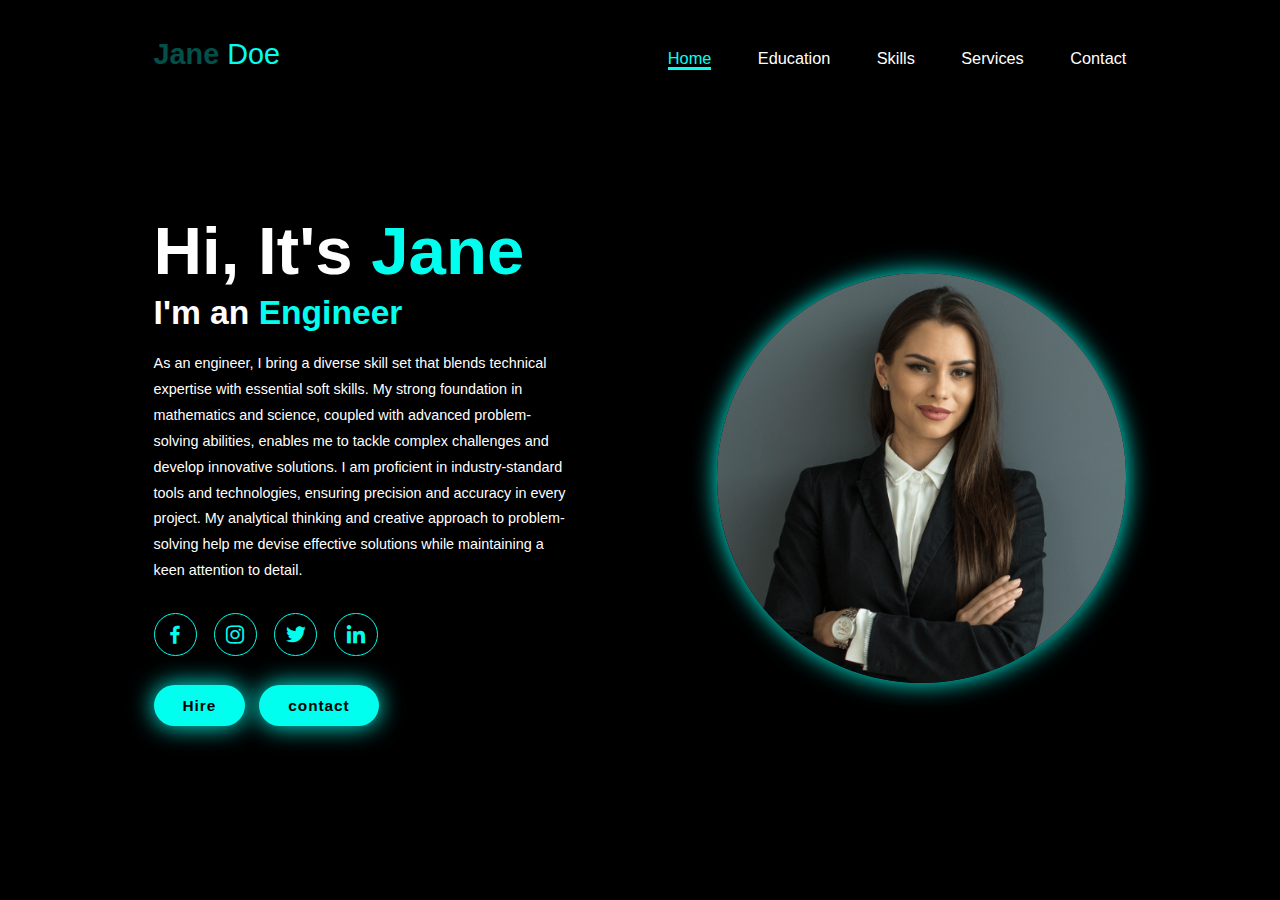
<file: index.html>
<!DOCTYPE html>
<html>

<head>
    <title> Portfolio </title>
    <link href="style.css" rel="stylesheet" type="text/css" />
    <link href='https://unpkg.com/boxicons@2.1.4/css/boxicons.min.css' rel='stylesheet'>
</head>

<body>
    <!---------- FRONT PAGE ----------->
    <!---------- NAV BAR ----------->
    <header class="header">
        <a href="#home" class="logo" style="color:  #03504b ;"><b>Jane</b>
            <span>Doe</span></a>

        <nav class="navbar">
            <a href="index.html" class="active">Home</a>
            <a href="Education.html">Education</a>
            
            <a href="skills.html">Skills</a>
            <a href="services.html">Services</a>
            <a href="contact.html">Contact</a>
    </header>
    <!---------- NAV BAR ENDING -------------->

    <!---------- MAIN CONTENT ----------->
    <section class="home" id="home">
        <div class="home-content">
            <h1>Hi, It's <span>Jane</span></h1>
            <h3 class="text-animation">I'm an <span>Engineer</span></h3>
            <p>
                As an engineer, I bring a diverse skill set that blends technical expertise with essential soft skills.
                My strong foundation in mathematics and science, coupled with advanced problem-solving abilities,
                enables me to tackle complex challenges and develop innovative solutions. I am proficient in
                industry-standard tools and technologies, ensuring precision and accuracy in every project. My
                analytical thinking and creative approach to problem-solving help me devise effective solutions while
                maintaining a keen attention to detail.</p>
            <div class="social-icons">
                <a href="#"><i class='bx bxl-facebook'></i></a>
                <a href="#"><i class='bx bxl-instagram'></i></a>
                <a href="#"><i class='bx bxl-twitter'></i></a>
                <a href="#"><i class='bx bxl-linkedin'></i></a>
            </div>
            <div class="btn-group">
                <a href="#" class="btn"> Hire</a>
                <a href="#contact" class="btn"> contact</a>
            </div>
        </div>
        <div class="home-img">
            <img src="profile.png" alt="">
        </div>

    </section>
    <!---------- MAIN CONTENT ENDING -------------->
    <!---------- FRONT PAGE ENDING ----------->
</body>

</html>
</file>
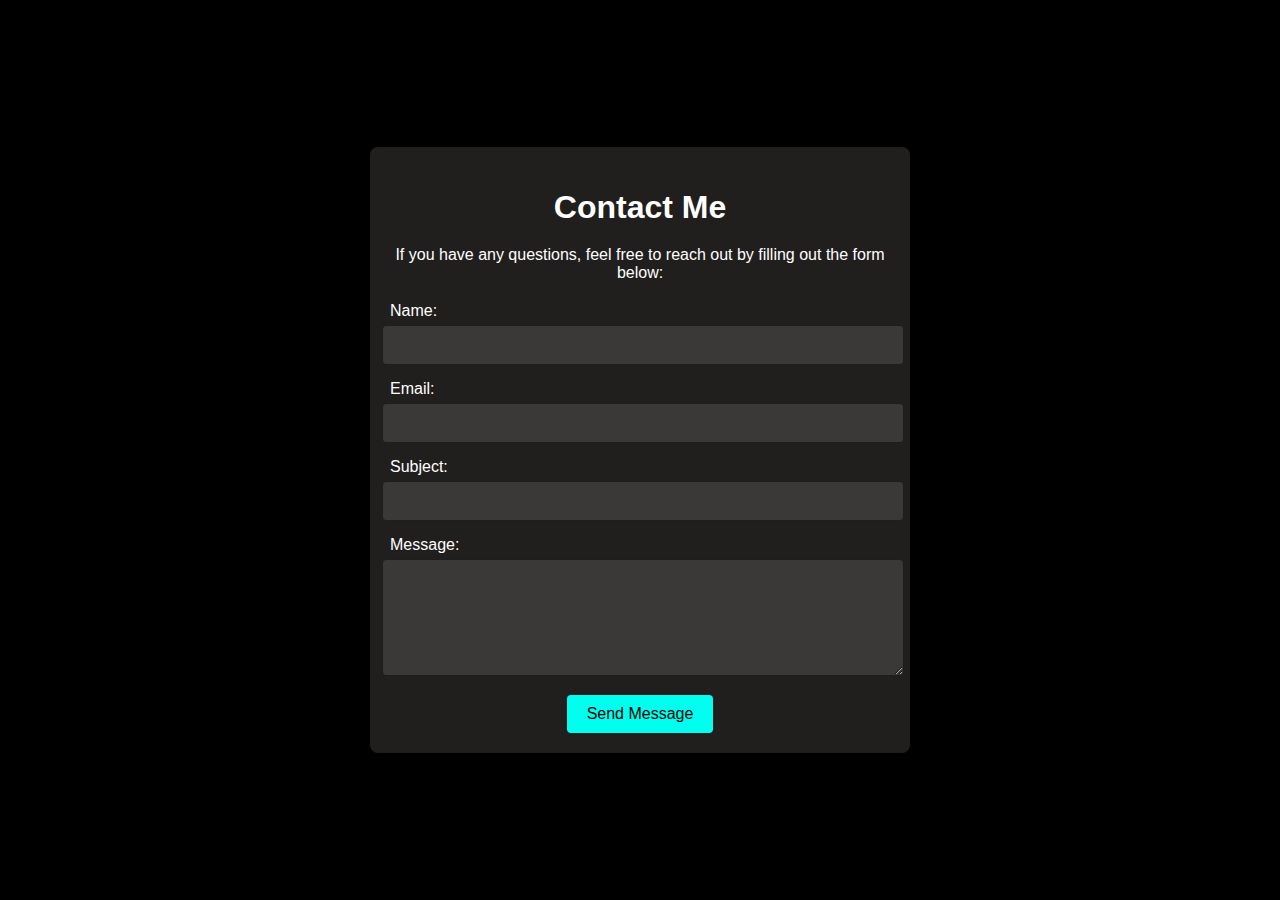
<file: contact.html>
<!DOCTYPE html>
<html lang="en">

<head>
    <style>
        body {
            font-family: Arial, sans-serif;
            background-color: black;
            margin: 0;
            padding: 0;
            display: flex;
            justify-content: center;
            align-items: center;
            height: 100vh;
        }

        .container {
            background-color: rgb(33, 30, 30);
            padding: 20px;
            border-radius: 8px;
            box-shadow: 0 0 10px rgba(0, 0, 0, 0.1);
            max-width: 500px;
            width: 100%;
            text-align: center;
        }

        h1 {
            margin-bottom: 20px;
            color: white;
        }

        p {
            margin-bottom: 20px;
            color: white;
        }

        label {
            display: block;
            margin-bottom: 5px;
            text-align: left;
            color: white;
        }

        input[type="text"],
        input[type="email"],
        textarea {
            width: 100%;
            padding: 10px;
            margin-bottom: 15px;
            border: 1px solid rgb(30, 28, 28);
            border-radius: 4px;
            font-size: 16px;
            background-color: rgb(59, 56, 56);
            margin-left: -8px;
        }

        button {
            background-color: #00ffee;
            color: black;
            padding: 10px 20px;
            border: none;
            border-radius: 4px;
            cursor: pointer;
            font-size: 16px;
        }

        button:hover {
            background-color: #45a049;
        }
    </style>
    <title>Contact Me</title>
</head>

<body>
    <div class="container">
        <h1>Contact Me</h1>
        <p>If you have any questions, feel free to reach out by filling out the form below:</p>

        <form action="submit_form.php" method="post">
            <label for="name">Name:</label>
            <input type="text" id="name" name="name" required>

            <label for="email">Email:</label>
            <input type="email" id="email" name="email" required>

            <label for="subject">Subject:</label>
            <input type="text" id="subject" name="subject">

            <label for="message">Message:</label>
            <textarea id="message" name="message" rows="5" required></textarea>

            <button type="submit">Send Message</button>
        </form>
    </div>
</body>

</html>
</file>
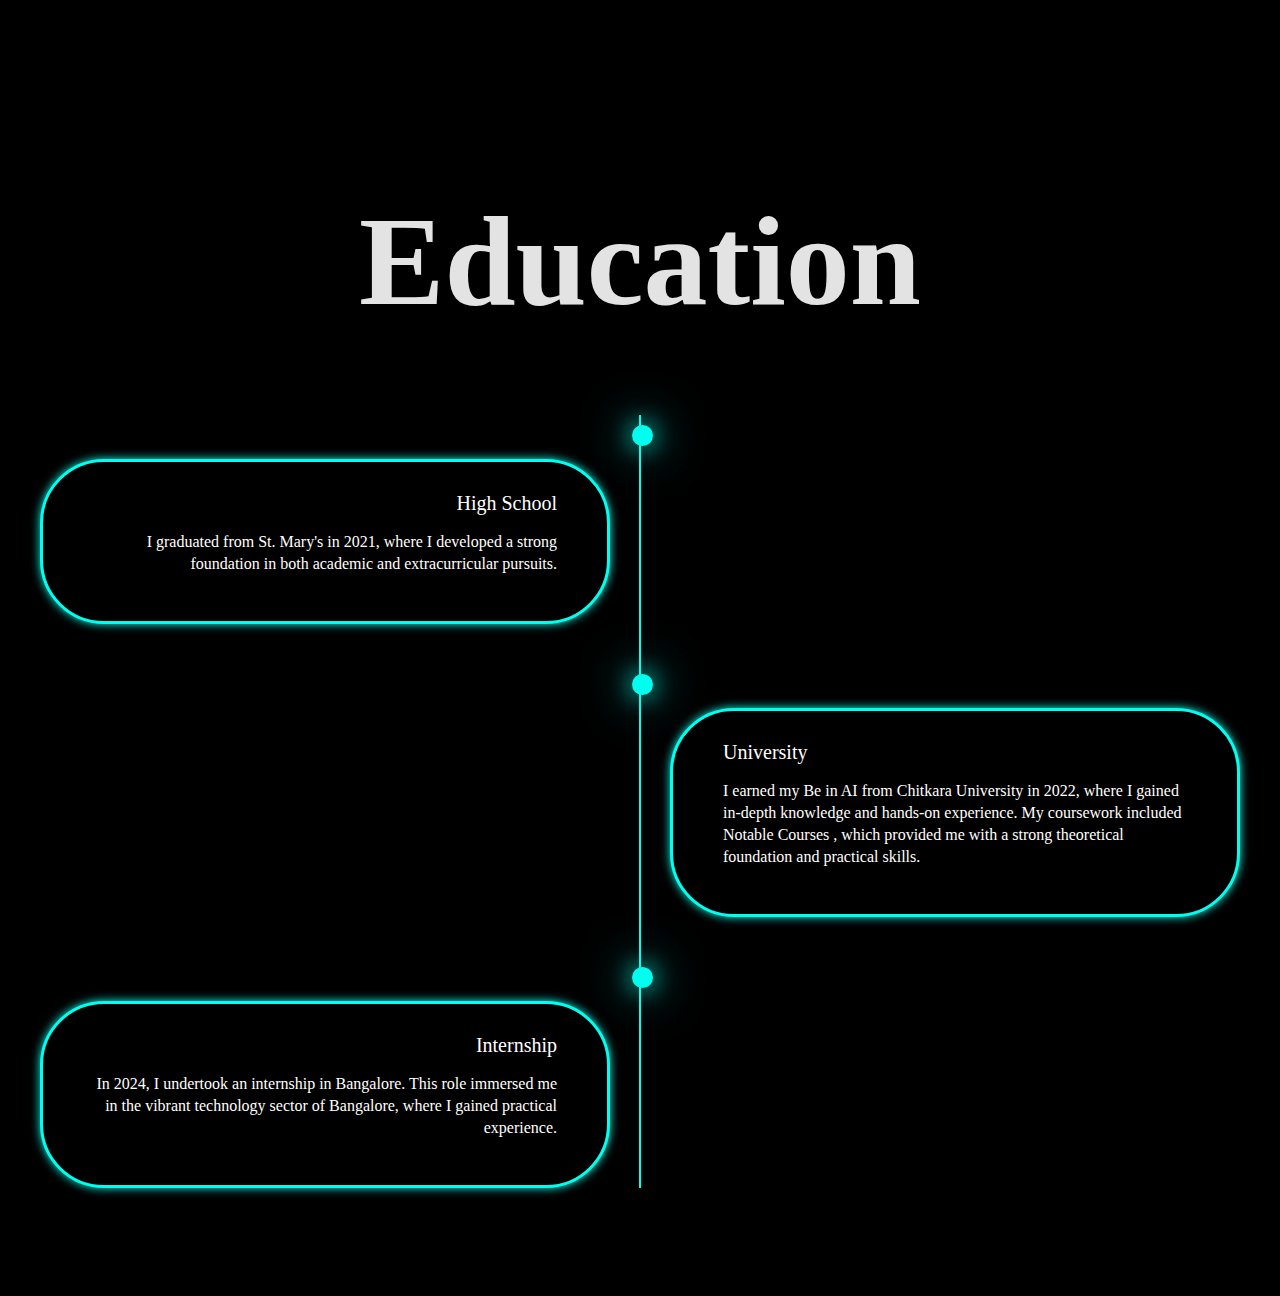
<file: Education.html>
<!DOCTYPE html>
<html>

<head>
  <style>
    :root {
      --main-color: #00ffee;
      --bg-color: black;
      --second-bg-color: #ecf0f1;
    }

    body {
      background-color: var(--bg-color);
    }

    .heading {
      font-size: 8rem;
      text-align: center;
      margin: 5rem 0;
    }

    .education {
      padding: 100px 15px;
    }

    .education h2 {
      margin-bottom: 5rem;
      color:  rgba(255, 255, 255, 0.889) ;
    }

    .timeline-items {
      max-width: 1200px;
      margin: auto;
      display: flex;
      flex-wrap: wrap;
      position: relative;
    }

    .timeline-items::before {
      content: '';
      position: absolute;
      width: 2px;
      height: 100%;
      background: var(--main-color);
      left: 50%;
      transform: translateX(-50%);
    }

    .timeline-item {
      margin-bottom: 40px;
      width: 100%;
      position: relative;
    }

    .timeline-item:last-child {
      margin-bottom: 0;
    }

    .timeline-item:nth-child(odd) {
      padding-right: calc(50% + 30px);
      text-align: right;
    }

    .timeline-item:nth-child(even) {
      padding-left: calc(50% + 30px);
    }

    .timeline-dot {
      height: 21px;
      width: 21px;
      background-color: var(--main-color);
      box-shadow: 0 0 25px var(--main-color), 0 0 50px var(--main-color);
      position: absolute;
      left: calc(50% - 8px);
      border-radius: 50%;
      top: 10px;
    }

    .timeline-date {
      font-size: 20px;
      font-weight: 800;
      color: black;
      margin: 6px 0 15px;
    }

    .timeline-content {
      background-color: var(--bg-color);
      border: 3px solid var(--main-color);
      padding: 30px 50px;
      border-radius: 4rem;
      box-shadow: 0 0 10px var(--main-color);
      cursor: pointer;
      transition: 0.3s ease-in-out;
    }

    .timeline-content:hover {
      transform: scale(1.05);
      box-shadow: 0 0 25px var(--main-color);
    }

    .timeline-content h3 {
      font-size: 20px;
      color: white;
      margin: 0 0 10px;
      font-weight: 500;
    }

    .timeline-content p {
      color: white;
      font-size: 16px;
      font-weight: 300;
      line-height: 22px;
    }
  </style>
</head>

<body>
  <section class="education" id="education">
    <h2 class="heading">Education</h2>
    <div class="timeline-items">
      <div class="timeline-item">
        <div class="timeline-dot"></div>
        <div class="timeline-date">2021</div>
        <div class="timeline-content">
          <h3>High School</h3>
          <p>I graduated from St. Mary's in 2021, where I developed a strong foundation in both academic and
            extracurricular pursuits.</p>
        </div>
      </div>
      <div class="timeline-item">
        <div class="timeline-dot"></div>
        <div class="timeline-date">2022</div>
        <div class="timeline-content">
          <h3>University</h3>
          <p>I earned my Be in AI from Chitkara University in 2022, where I gained in-depth knowledge and hands-on
            experience. My coursework included Notable Courses , which provided me with a strong theoretical foundation
            and practical skills.</p>
        </div>
      </div>
      <div class="timeline-item">
        <div class="timeline-dot"></div>
        <div class="timeline-date">2024</div>
        <div class="timeline-content">
          <h3>Internship</h3>
          <p>In 2024, I undertook an internship in Bangalore. This role immersed me in the vibrant technology sector of
            Bangalore, where I gained practical experience.</p>
        </div>
      </div>
    </div>
  </section>
</body>

</html>
</file>
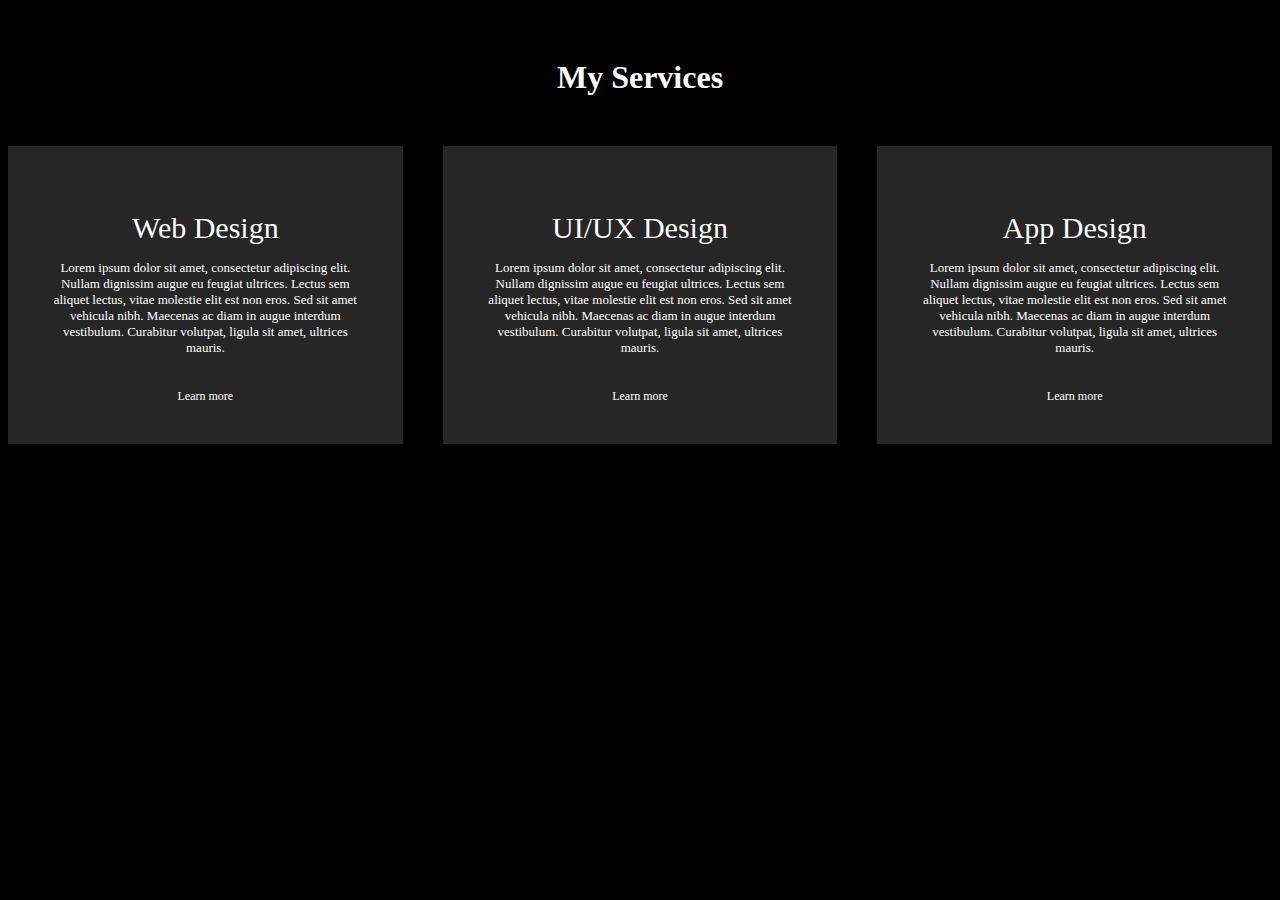
<file: services.html>
<!DOCTYPE html>
<html>

<head>
  <link rel="stylesheet" href="https://cdnjs.cloudflare.com/ajax/libs/font-awesome/6.6.0/css/all.min.css"
    integrity="sha512-Kc323vGBEqzTmouAECnVceyQqyqdsSiqLQISBL29aUW4U/M7pSPA/gEUZQqv1cwx4OnYxTxve5UMg5GT6L4JJg=="
    crossorigin="anonymous" referrerpolicy="no-referrer" />
  <style>
    #services {
      padding: 30px 0;
    }
    body{
      background-color: black;
      color: white;
      text-align: center;
    }


    .services-list {
      display: grid;
      grid-template-columns: repeat(auto-fit, minmax(250px, 1fr));
      grid-gap: 40px;
      margin-top: 50px;
    }

    .services-list div {
      background: #262626;
      padding: 40px;
      font-size: 13px;
      font-weight: 300;
      border-right: 10px;
      transition: background 0.5s, transform 0.5s;
    }

    .services-list div i {
      font-size: 50px;
      margin-bottom: 30px;
    }

    .services-list div h2 {
      font-size: 30px;
      font-weight: 500;
      margin-bottom: 15px;
    }

    .services-list div a {
      text-decoration: none;
      color: #fff;
      font-size: 12px;
      margin-top: 20px;
      display: inline-block;
    }

    .services-list div:hover {
      background: #00ffee;
      transform: translate(-10px);
      color: black;
    }
  </style>
</head>

<body>
  <div id="services">
    <div class="container">
      <h1 class="sub-title">My Services</h1>
      <div class="services-list">
        <div>
          <i class="fa-solid fa-code"></i>
          <h2>Web Design</h2>
          <p>Lorem ipsum dolor sit amet, consectetur adipiscing elit. Nullam dignissim augue eu feugiat ultrices. Lectus
            sem aliquet lectus, vitae molestie elit est non eros. Sed sit amet vehicula nibh. Maecenas ac diam in augue
            interdum vestibulum. Curabitur volutpat, ligula sit amet, ultrices mauris.
          </p>
          <a href="#">Learn more</a>
        </div>
        <div>
          <i class="fa-solid fa-crop-simple"></i>
          <h2>UI/UX Design</h2>
          <p>Lorem ipsum dolor sit amet, consectetur adipiscing elit. Nullam dignissim augue eu feugiat ultrices. Lectus
            sem aliquet lectus, vitae molestie elit est non eros. Sed sit amet vehicula nibh. Maecenas ac diam in augue
            interdum vestibulum. Curabitur volutpat, ligula sit amet, ultrices mauris.
          </p>
          <a href="#">Learn more</a>
        </div>
        <div>
          <i class="fa-brands fa-app-store"></i>
          <h2>App Design</h2>
          <p>Lorem ipsum dolor sit amet, consectetur adipiscing elit. Nullam dignissim augue eu feugiat ultrices. Lectus
            sem aliquet lectus, vitae molestie elit est non eros. Sed sit amet vehicula nibh. Maecenas ac diam in augue
            interdum vestibulum. Curabitur volutpat, ligula sit amet, ultrices mauris.
          </p>
          <a href="#">Learn more</a>
        </div>
      </div>
    </div>
  </div>
</body>

</html>
</file>
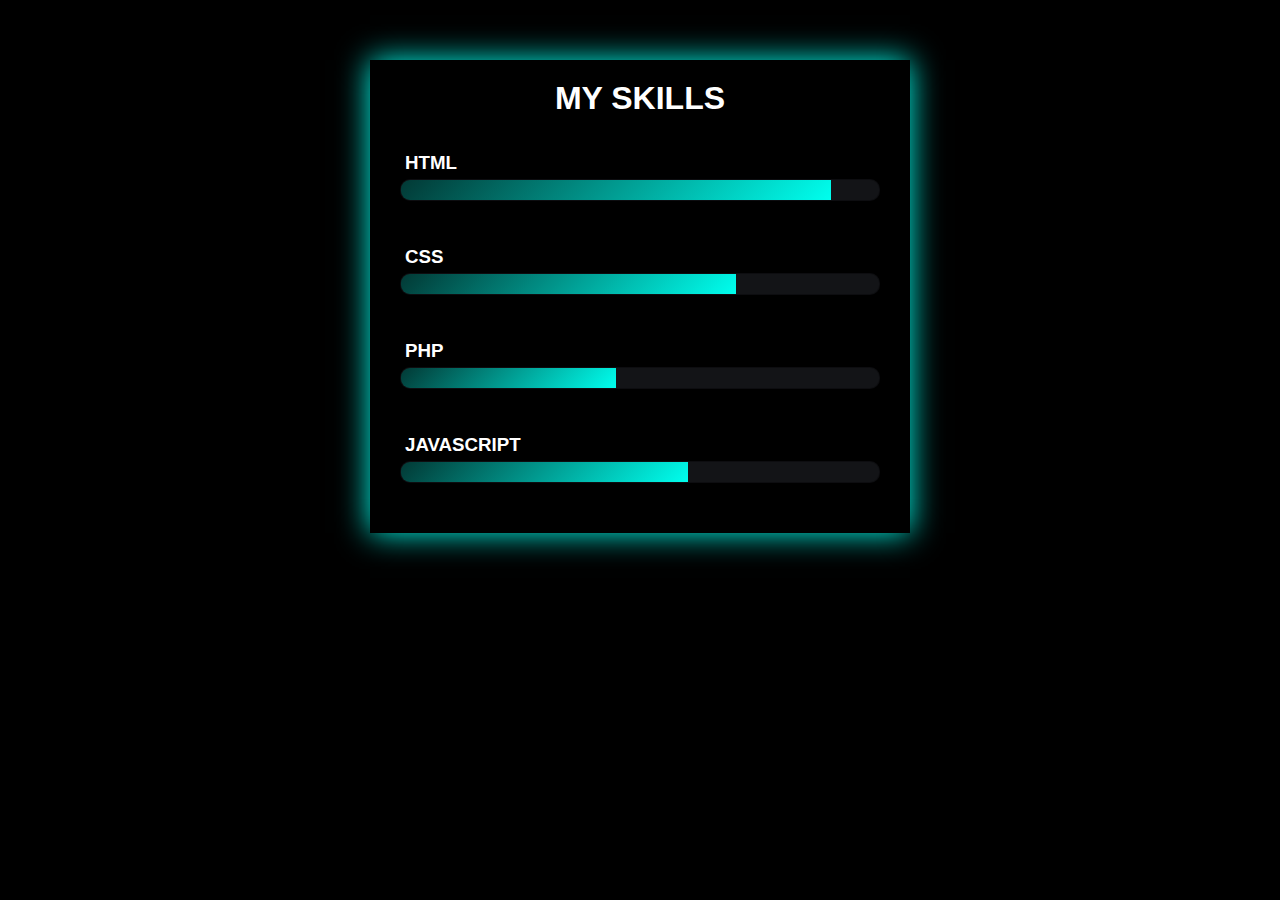
<file: skills.html>
<!DOCTYPE html>
<html>

<head>
  <style>
    * {
      font-family: Gill Sans, sans-serif;
      list-style: none;
      padding: 0;
      margin: 0;
    }

    body {
      background: black;
      text-transform: uppercase;
    }

    h1 {
      text-align: center;
      color: white;
    }

    h3 {
      margin: 5px;
    }

    .skill {
      width: 500px;
      margin: 60px auto;
      padding: 20px;
      box-shadow: 0 0px 30px #00ffee;
    }

    .skill li {
      margin: 20px 0;
      padding: 10px;
      color: white;
    }

    .bar {
      background: #131417;
      display: block;
      height: 20px;
      border: 1px solid rgba(0, 0, 0, 0.3);
      border-radius: 10px;
      overflow: hidden;
      box-shadow: 0 1px 2px rgba(0, 0, 0, 0.12), 0 1px 2px rgba(0, 0, 0, 0.24);
      transition: all 0.3s cubic-bezier(0.25, 0.8, 0.25, 1);
    }

    .bar:hover {
      box-shadow: 0 14px 28px rgba(0, 0, 0, 0.25), 0 10px 10px rgba(0, 0, 0, 0.22);
    }

    .bar span {
      height: 20px;
      float: left;
      background: linear-gradient(135deg, #023935 0%, #00ffee 100%);
    }

    .html {
      width: 90%;
      animation: html 3s;
    }

    .css {
      width: 70%;
      animation: css 3s;
    }

    .javascript {
      width: 60%;
      animation: javascript 3s;
    }
    .php {
      width: 45%;
      animation: php 3s;
    }

   @keyframes html {
      0% {
        width: 0%
      }

      100% {
        width: 90%;
      }
    }

    @keyframes css {
      0% {
        width: 0%
      }

      100% {
        width: 70%;
      }
    }

    @keyframes php {
      0% {
        width: 0%
      }

      100% {
        width: 45%;
      }
    }

    @keyframes javascript {
      0% {
        width: 0%
      }

      100% {
        width: 60%;
      }
    }
  </style>
</head>

<body>
  <div class="skill">
    <h1>My skills</h1>
    <li>
      <h3>Html</h3>
      <span class="bar"><span class="html">
        </span>
      </span>
    </li>
    <li>
      <h3>Css</h3>
      <span class="bar"><span class="css">
        </span>
      </span>
    </li>
    <li>
      <h3>Php</h3>
      <span class="bar"><span class="php">
        </span>
      </span>
    </li>
    <li>
      <h3>Javascript</h3>
      <span class="bar"><span class="javascript">
        </span>
      </span>
    </li>
  </div>
</body>

</html>
</file>
<file: style.css>
* {
  margin: 0;
  padding: 0;
  box-sizing: border-box;
  text-decoration: none;
  border: none;
  outline: none;
  scroll-behavior: smooth;
  font-family: "Poppins", sans-serif;
}

:root {
  --bg-color: black;
  --text-color: white;
  --main-color: #00ffee;
}

html {
  font-size: 60%;
  overflow-x: hidden;
}

body {
  background: var(--bg-color);
  color: var(--text-color);
}

header {
  font-size: 3rem;
  position: fixed;
  top: 0;
  left: 0;
  width: 100%;
  padding: 4rem 12% 4rem;
  background: black;
  backdrop-filter: blur(10px);
  display: flex;
  justify-content: space-between;
  align-items: center;
  z-index: 5;
}

.navbar a {
  font-size: 1.7rem;
  color: var(--text-color);
  margin-left: 4rem;
  font-weight: 500;
  transition: 0.3s ease;
  border-bottom: 3px solid transparent;
}

.navbar a:hover,
.navbar a.active {
  color: var(--main-color);
  border-bottom: 3px solid var(--main-color);
}

section {
  min-height: 100vh;
  padding: 10rem 12% 10rem;
}

.home {
  display: flex;
  align-items: center;
  justify-content: center;
  gap: 15rem;
}

.home-content {
  display: flex;
  flex-direction: column;
  align-items: baseline;
  text-align: left;
  justify-content: center;
  margin-top: 3rem;
}

span {
  color: var(--main-color);
}

.home-content h3 {
  margin-bottom: 2rem;
  margin-top: 1rem;
  font-size: 3.5rem;
}

.home-content h1 {
  font-size: 7rem;
  font-weight: 700;
  margin-top: 1.5rem;
  line-height: 1;
}

.home-img {
  border-radius: 50%;
}

.home-img img {
  position: relative;
  top: 3rem;
  width: 32vw;
  border-radius: 50%;
  box-shadow: 0 0 25px var(--main-color);
  cursor: pointer;
  
}

.home-img img:hover {
  box-shadow: 0 0 10px var(--main-color), 0 0 25px var(--main-color),
    0 0 35px var(--main-color);
    transition: 0.4s ease-in-out;
}

.home-content p {
  font-size: 1.5rem;
  font-weight: 500;
  line-height: 1.8;
  max-width: 1000px;
}

.social-icons a {
  display: inline-flex;
  justify-content: center;
  align-items: center;
  width: 4.5rem;
  height: 4.5rem;
  background: transparent;
  border: 0.2px solid var(--main-color);
  font-size: 2.5rem;
  border-radius: 50%;
  color: var(--main-color);
  margin: 3rem 1.5rem 3rem 0;
  transition: 0.3s ease-in-out;
}

.social-icons a:hover {
  color: black;
  transform: scale(1.3) translateY(-5px);
  box-shadow: 0 0 25px var(--main-color);
  background-color: var(--main-color);
}

.btn {
  display: inline-block;
  padding: 1rem 2.8rem;
  background: var(--main-color);
  box-shadow: 0 0 25px var(--main-color);
  border-radius: 4rem;
  font-size: 1.6rem;
  color: black;
  border: 2px solid transparent;
  letter-spacing: 0.1rem;
  font-weight: 600;
  transition: 0.3 ease-in-out;
  cursor: pointer;
}

.btn:hover {
  transform: scale(1.05);
  box-shadow: 0 0 50px var(--main-color);
}

.btn-group {
  display: flex;
  align-items: center;
  gap: 1.5rem;
}
</file>
